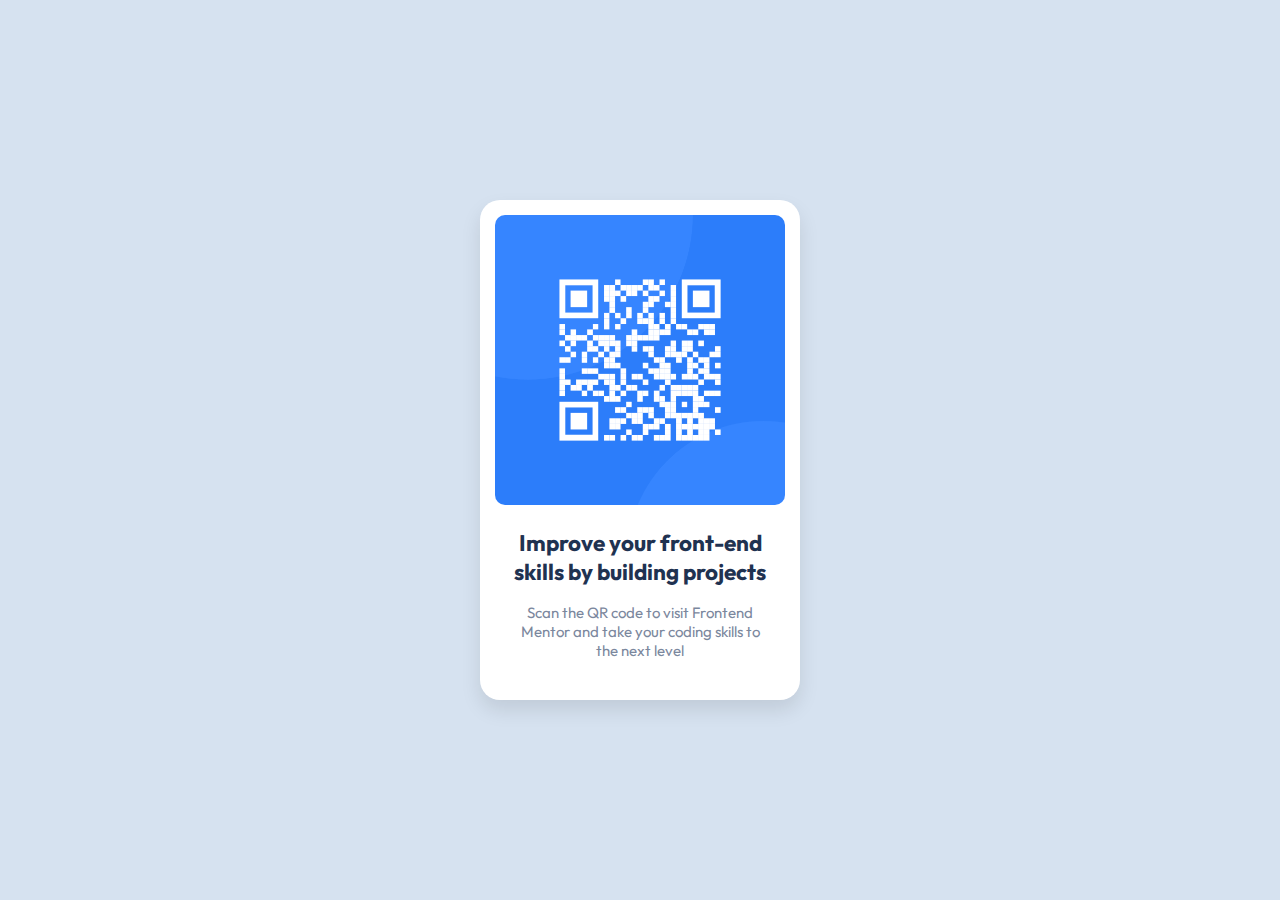
<file: qr-code-component/index.html>
<!DOCTYPE html>
<html lang="en">
<head>
  <meta charset="UTF-8">
  <meta name="viewport" content="width=device-width, initial-scale=1.0">

  <link rel="icon" type="image/png" sizes="32x32" href="./images/favicon-32x32.png">
  <link rel="stylesheet" href="style.css">
  
  <title>Frontend Mentor | QR code component</title>
</head>
<body>
   <div class="container">
      <img src="images/image-qr-code.png" alt="QR Code">
      <h1>
         Improve your front-end skills by building projects
      </h1>
      <p>
         Scan the QR code to visit Frontend Mentor and take your coding skills to the next level
      </p>
   </div>
</body>
</html>
</file>
<file: qr-code-component/style.css>
@import url('https://fonts.googleapis.com/css2?family=Outfit:wght@400;700&display=swap');

:root {
   --white: hsl(0, 0%, 100%);
   --light-gray: hsl(212, 45%, 89%);
   --grayish-blue: hsl(220, 15%, 55%);
   --dark-blue: hsl(218, 44%, 22%);
}

body {
   background-color: var(--light-gray);

   font-family: "Outfit";
   font-size: 15px;

   height: 100vh;

   margin: 0;

   display: grid;
   place-items: center;
}

.container {
   background-color: var(--white);

   width: 290px;
   height: 470px;

   border-radius: 20px;

   padding: 15px;

   text-align: center;

   display: flex;
   flex-direction: column;
   align-items: center;

   box-shadow: 0 10px 20px hsl(0, 0%, 0%, .1);
}

.container img {
   width: 100%;
   border-radius: 10px;
}

.container h1 {
   color: var(--dark-blue);

   font-size: 1.5em;

   margin-top: 22.5px;
   margin-right: 15px;
   margin-left: 15px;
}

.container p {
   color: var(--grayish-blue);

   margin-top: 2.5px;
   margin-right: 17.5px;
   margin-left: 17.5px;
}
</file>
